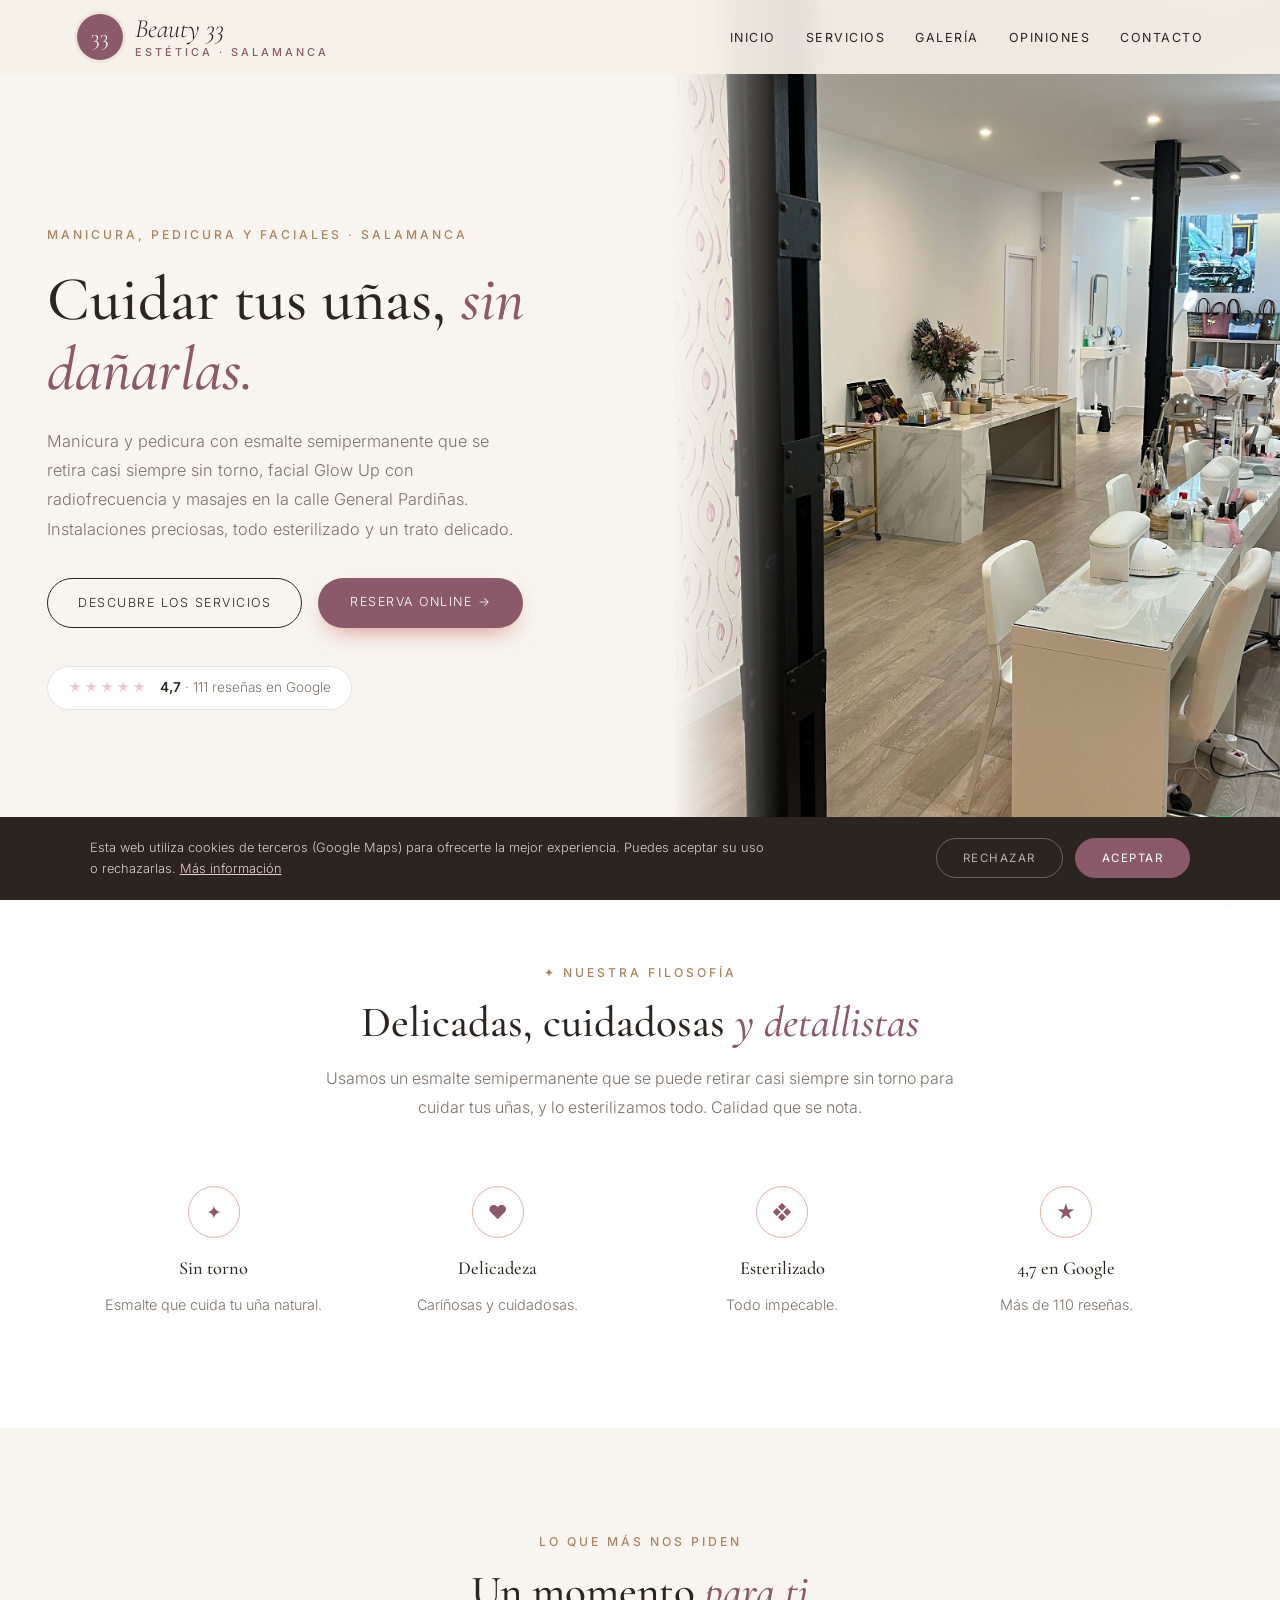
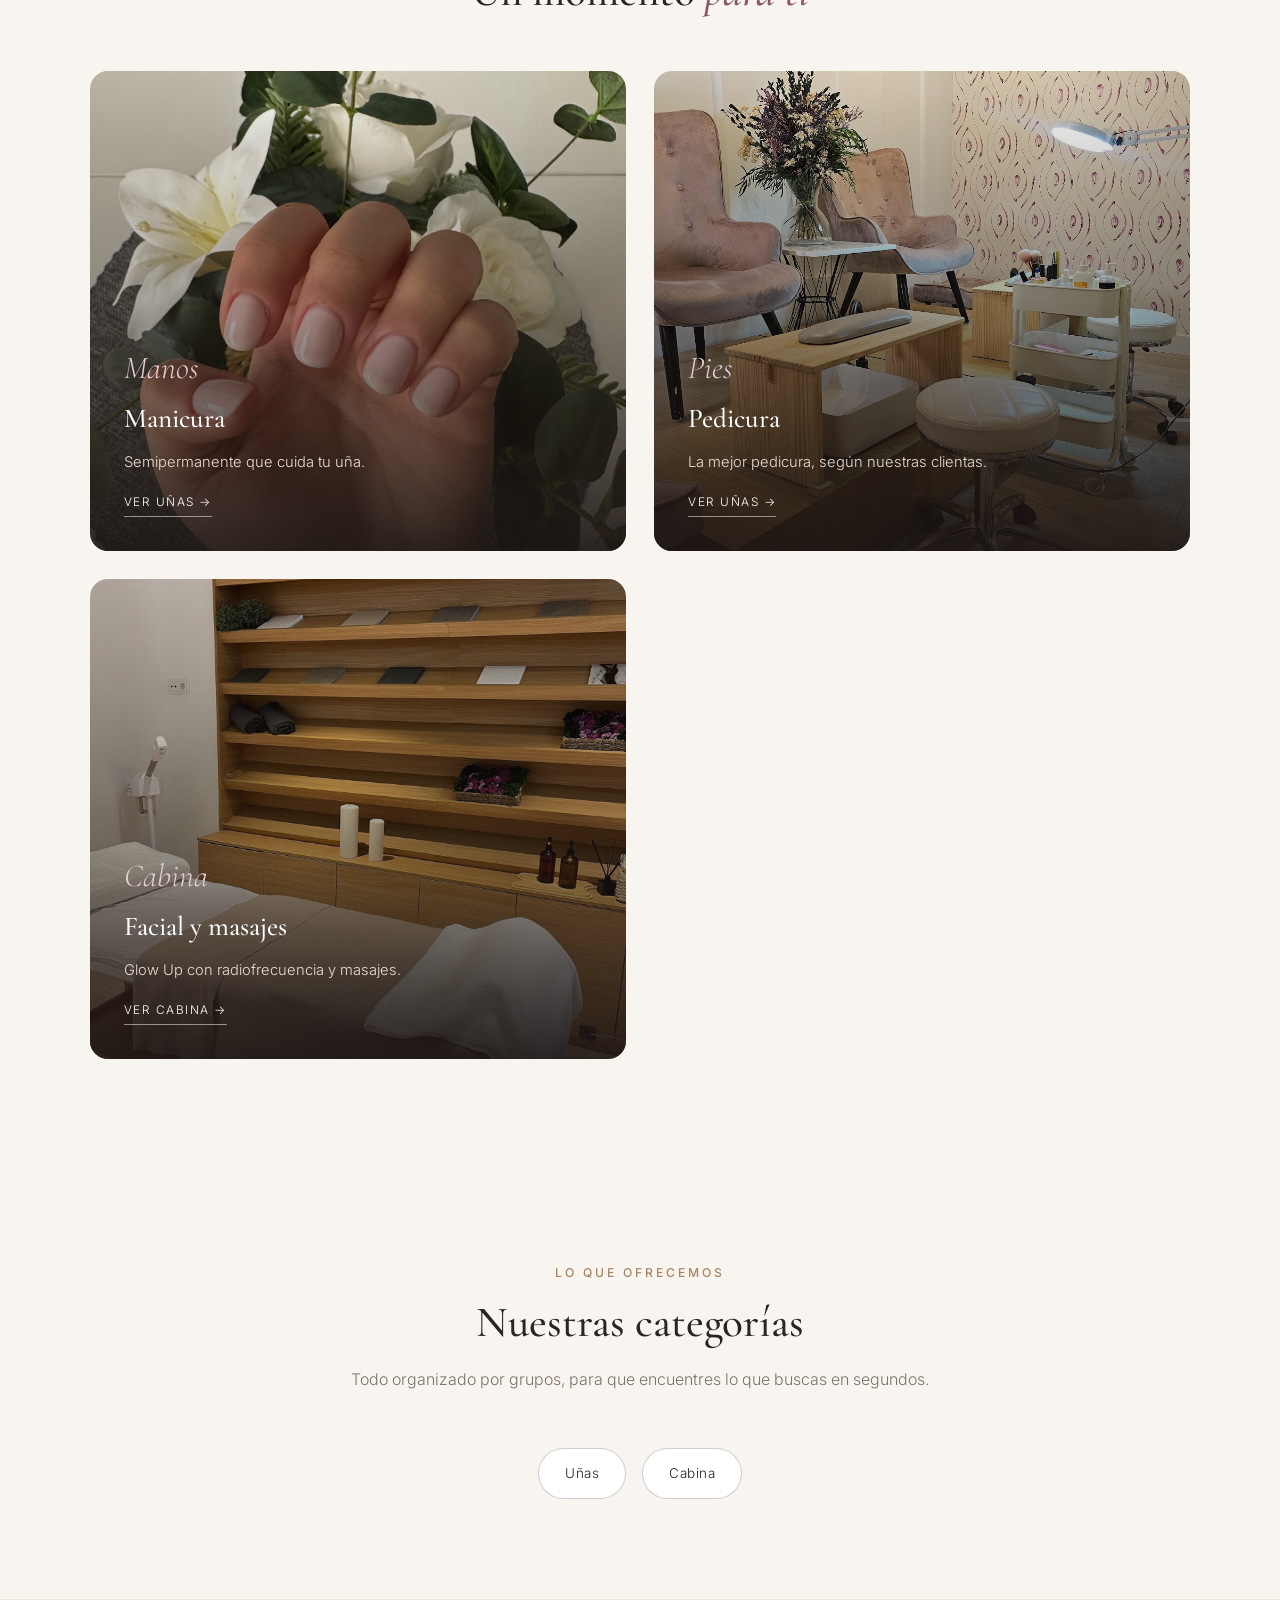
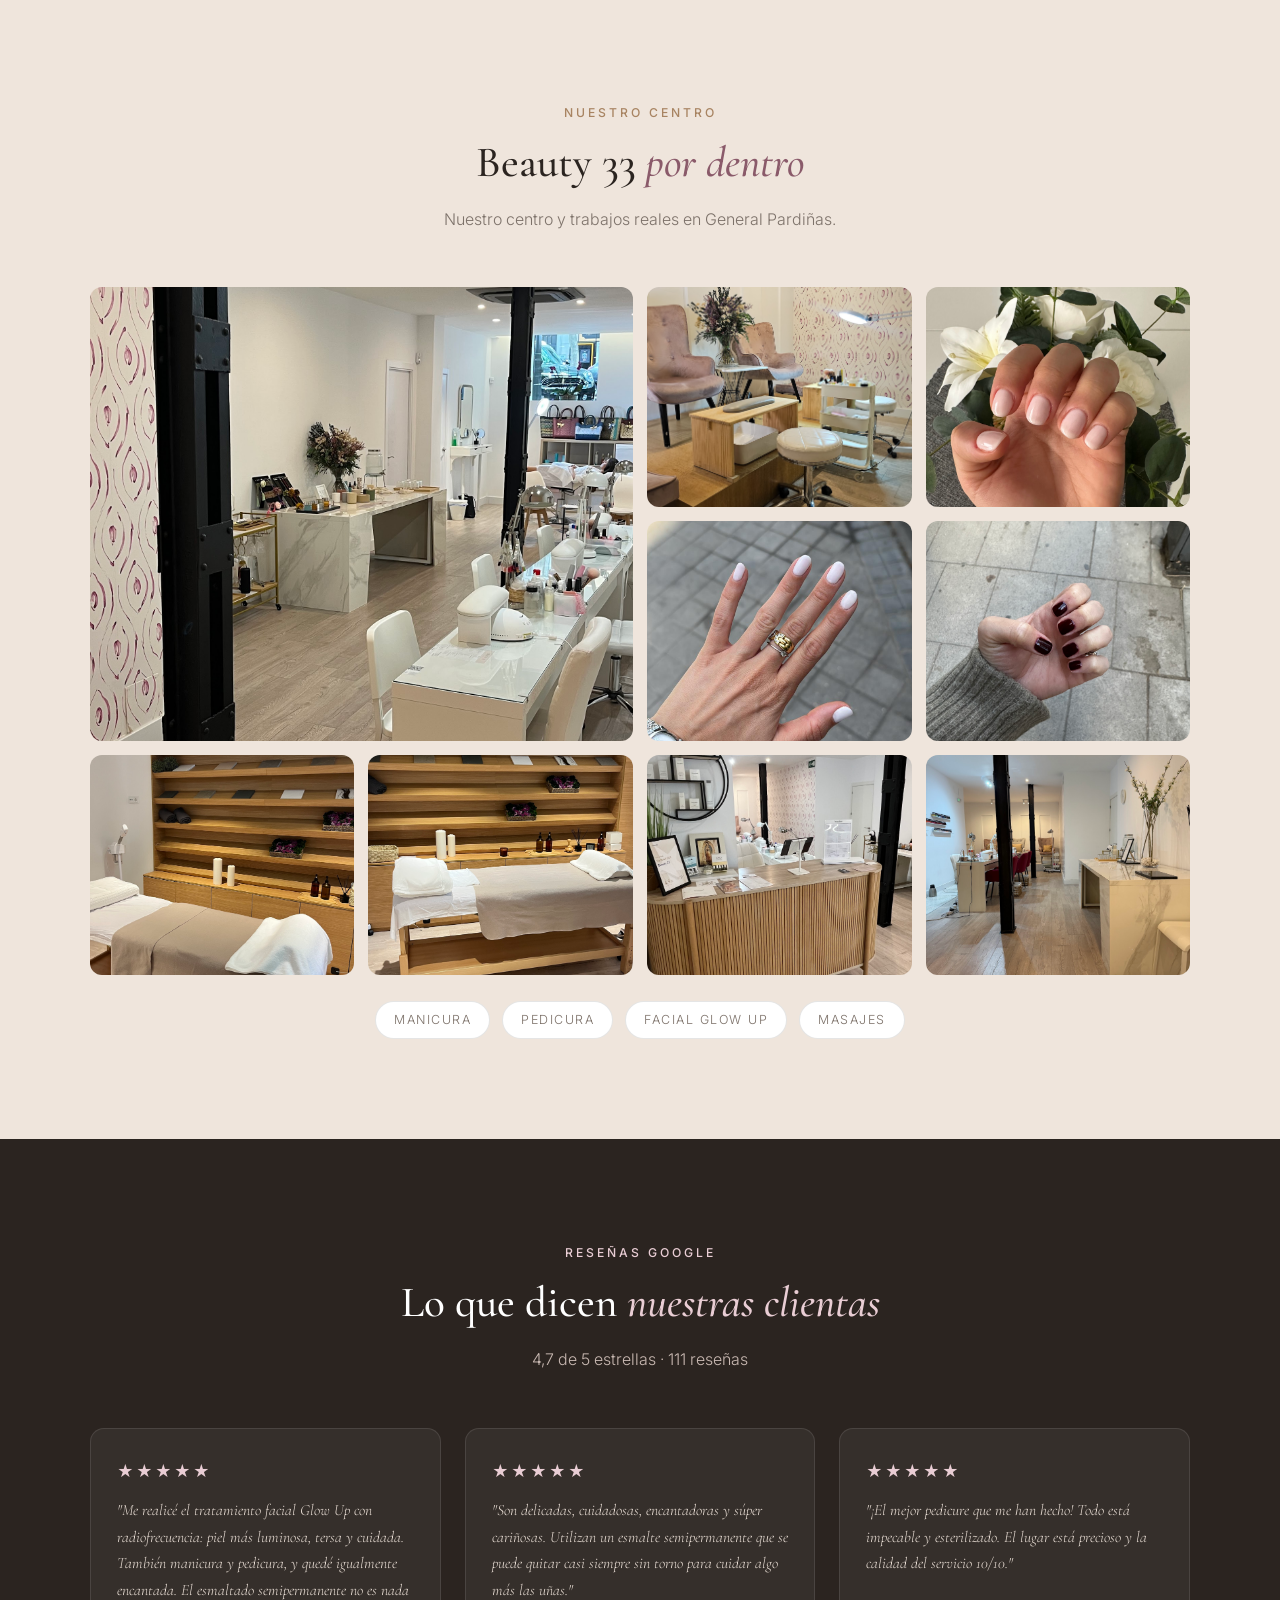
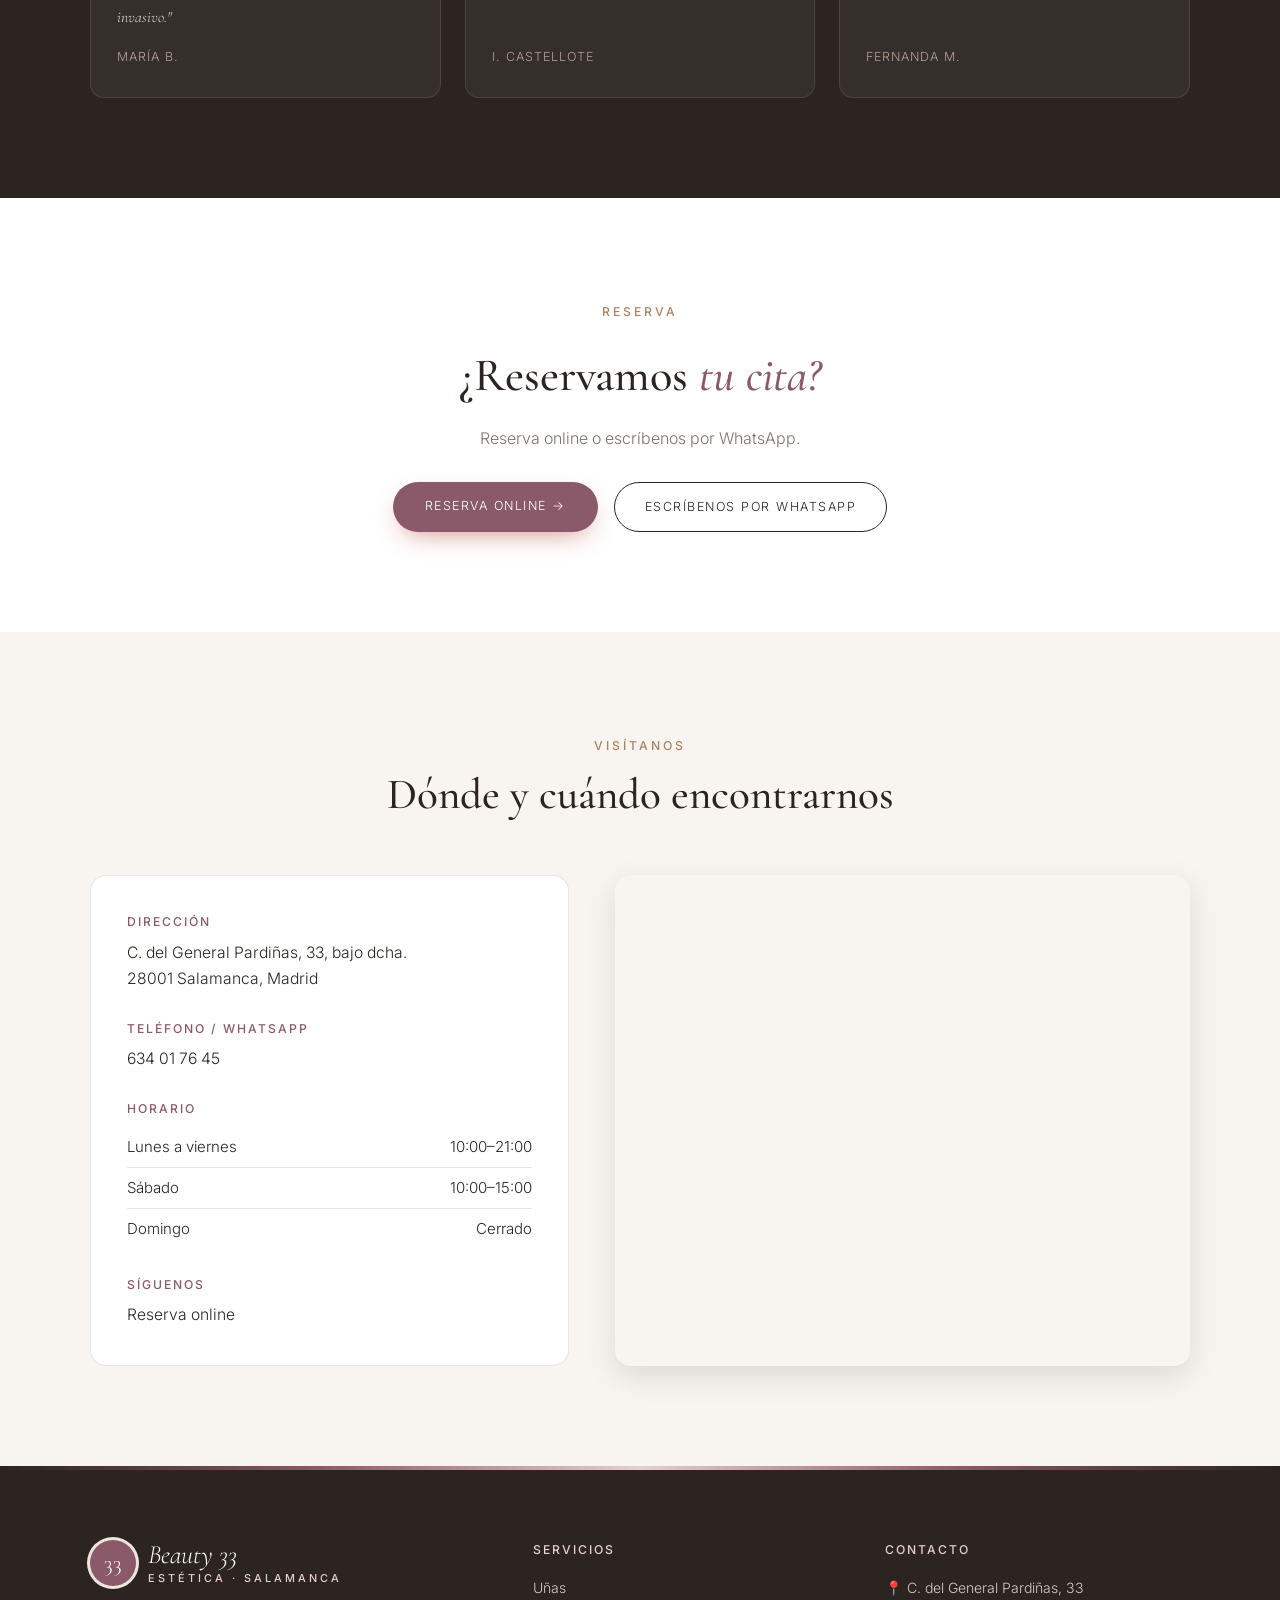
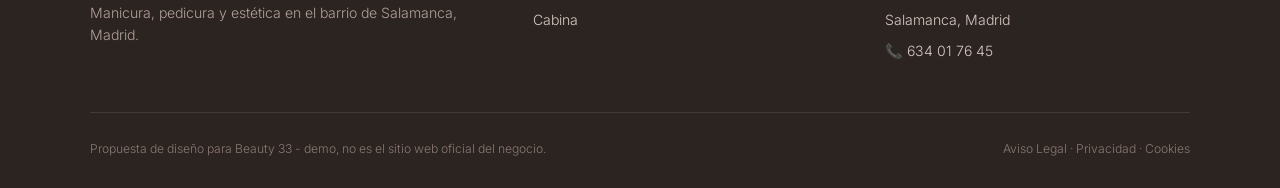
<file: index.html>
<!DOCTYPE html>
<html lang="es">
<head>
<meta charset="UTF-8">
<meta name="viewport" content="width=device-width, initial-scale=1.0">
<title>Beauty 33 — Manicura, pedicura y faciales en el barrio de Salamanca</title>
<meta name="description" content="Beauty 33, centro de belleza en C. del General Pardiñas 33 (Salamanca, Madrid). Manicura y pedicura semipermanente sin torno, facial Glow Up con radiofrecuencia y masajes. 4,7★ con 111 reseñas en Google.">
<meta name="theme-color" content="#2b2420">
<meta property="og:title" content="Beauty 33 · Madrid">
<meta property="og:image" content="maps_02.jpg">

<link rel="preconnect" href="https://fonts.googleapis.com"><link rel="preconnect" href="https://fonts.gstatic.com" crossorigin><link href="https://fonts.googleapis.com/css2?family=Cormorant+Garamond:ital,wght@0,500;0,600;1,500&family=Inter:wght@300;400;500;600&display=swap" rel="stylesheet">
<link rel="stylesheet" href="styles.css">
</head>
<body>

<header id="header">
  <a href="index.html" class="logo" aria-label="Beauty 33, inicio"><span class="logo-mark">33</span><span class="logo-text"><span class="script">Beauty 33</span><small>estética · Salamanca</small></span></a>
  <nav id="nav" aria-label="Navegación principal"><ul><li><a href="index.html#inicio">Inicio</a></li><li><a href="servicios.html">Servicios</a></li><li><a href="index.html#galeria">Galería</a></li><li><a href="index.html#opiniones">Opiniones</a></li><li><a href="index.html#contacto">Contacto</a></li></ul></nav><button class="nav-toggle" id="navToggle" aria-label="Abrir menú">☰</button>
</header>

<section class="hero" id="inicio">
  <div class="hero-text">
    <span class="eyebrow">Manicura, pedicura y faciales · Salamanca</span>
    <h1>Cuidar tus uñas, <em>sin dañarlas.</em></h1>
    <p>Manicura y pedicura con esmalte semipermanente que se retira casi siempre sin torno, facial Glow Up con radiofrecuencia y masajes en la calle General Pardiñas. Instalaciones preciosas, todo esterilizado y un trato delicado.</p>
    <div class="hero-ctas">
      <a href="servicios.html" class="btn-outline">Descubre los servicios</a>
      <a href="https://beauty33es.mytreatwell.es/" class="btn-solid" target="_blank" rel="noopener">Reserva online →</a>
    </div>
    <a class="hero-rating" href="https://www.google.com/maps/search/?api=1&query=Beauty+33,+Calle+del+General+Pardi%C3%B1as+33,+Madrid" target="_blank" rel="noopener"><span class="stars">★★★★★</span><span><strong>4,7</strong> · 111 reseñas en Google</span></a>
  </div>
  <div class="hero-img"><img src="maps_02.jpg" alt="Interior de Beauty 33 en General Pardiñas, Madrid" style="object-position:center 50%;"></div>
</section>

<section class="trust">
  <div class="section-head">
    <span class="eyebrow">✦ Nuestra filosofía</span>
    <h2>Delicadas, cuidadosas <em>y detallistas</em></h2>
    <p>Usamos un esmalte semipermanente que se puede retirar casi siempre sin torno para cuidar tus uñas, y lo esterilizamos todo. Calidad que se nota.</p>
  </div>
  <div class="trust-grid">
    <div class="trust-card"><span class="trust-ic">✦</span><h3>Sin torno</h3><p>Esmalte que cuida tu uña natural.</p></div>
    <div class="trust-card"><span class="trust-ic">♥</span><h3>Delicadeza</h3><p>Cariñosas y cuidadosas.</p></div>
    <div class="trust-card"><span class="trust-ic">❖</span><h3>Esterilizado</h3><p>Todo impecable.</p></div>
    <div class="trust-card"><span class="trust-ic">★</span><h3>4,7 en Google</h3><p>Más de 110 reseñas.</p></div>
  </div>
</section>

<section class="worlds">
  <div class="section-head">
    <span class="eyebrow">Lo que más nos piden</span>
    <h2>Un momento <em>para ti</em></h2>
  </div>
  <div class="worlds-grid">
    <a href="servicios.html#unas" class="world-card"><img src="maps_07.jpg" alt="Manicura"><div class="world-text"><span class="script">Manos</span><h3>Manicura</h3><p>Semipermanente que cuida tu uña.</p><span class="world-link">Ver uñas →</span></div></a>
    <a href="servicios.html#unas" class="world-card"><img src="maps_03.jpg" alt="Pedicura"><div class="world-text"><span class="script">Pies</span><h3>Pedicura</h3><p>La mejor pedicura, según nuestras clientas.</p><span class="world-link">Ver uñas →</span></div></a>
    <a href="servicios.html#cabina" class="world-card"><img src="maps_01.jpg" alt="Facial y masajes"><div class="world-text"><span class="script">Cabina</span><h3>Facial y masajes</h3><p>Glow Up con radiofrecuencia y masajes.</p><span class="world-link">Ver cabina →</span></div></a>
  </div>
</section>

<section>
  <div class="section-head">
    <span class="eyebrow">Lo que ofrecemos</span>
    <h2>Nuestras categorías</h2>
    <p>Todo organizado por grupos, para que encuentres lo que buscas en segundos.</p>
  </div>
  <div class="cat-pills">
    <a href="servicios.html#unas" class="cat-pill">Uñas</a>
    <a href="servicios.html#cabina" class="cat-pill">Cabina</a>
  </div>
</section>

<section class="gallery-wrap" id="galeria">
  <div class="section-head">
    <span class="eyebrow">Nuestro centro</span>
    <h2>Beauty 33 <em>por dentro</em></h2>
    <p>Nuestro centro y trabajos reales en General Pardiñas.</p>
  </div>
  <div class="gallery">
    <figure class="big"><img src="maps_02.jpg" alt="Mesas de manicura" loading="lazy"></figure>
    <figure><img src="maps_03.jpg" alt="Zona de pedicura" loading="lazy"></figure>
    <figure><img src="maps_07.jpg" alt="Manicura nude" loading="lazy"></figure>
    <figure><img src="maps_08.jpg" alt="Manicura en blanco" loading="lazy"></figure>
    <figure><img src="maps_10.jpg" alt="Manicura en granate" loading="lazy"></figure>
    <figure><img src="maps_01.jpg" alt="Cabina de tratamientos" loading="lazy"></figure>
    <figure><img src="maps_09.jpg" alt="Camilla de masajes" loading="lazy"></figure>
    <figure><img src="maps_05.jpg" alt="Recepción" loading="lazy"></figure>
    <figure><img src="maps_04.jpg" alt="Interior del centro" loading="lazy"></figure>
  </div>
  <div class="brands"><span>Manicura</span><span>Pedicura</span><span>Facial Glow Up</span><span>Masajes</span></div>
</section>

<section class="reviews-wrap" id="opiniones">
  <div class="section-head">
    <span class="eyebrow">Reseñas Google</span>
    <h2>Lo que dicen <em>nuestras clientas</em></h2>
    <p>4,7 de 5 estrellas · 111 reseñas</p>
  </div>
  <div class="review-grid">
    <div class="review-card"><div class="stars">★★★★★</div><p>"Me realicé el tratamiento facial Glow Up con radiofrecuencia: piel más luminosa, tersa y cuidada. También manicura y pedicura, y quedé igualmente encantada. El esmaltado semipermanente no es nada invasivo."</p><cite>María B.</cite></div>
    <div class="review-card"><div class="stars">★★★★★</div><p>"Son delicadas, cuidadosas, encantadoras y súper cariñosas. Utilizan un esmalte semipermanente que se puede quitar casi siempre sin torno para cuidar algo más las uñas."</p><cite>I. Castellote</cite></div>
    <div class="review-card"><div class="stars">★★★★★</div><p>"¡El mejor pedicure que me han hecho! Todo está impecable y esterilizado. El lugar está precioso y la calidad del servicio 10/10."</p><cite>Fernanda M.</cite></div>
  </div>
</section>

<section class="cta-section">
  <span class="eyebrow">Reserva</span>
  <h2>¿Reservamos <em>tu cita?</em></h2>
  <p>Reserva online o escríbenos por WhatsApp.</p>
  <div class="cta-row">
    <a href="https://beauty33es.mytreatwell.es/" class="btn-solid" target="_blank" rel="noopener">Reserva online →</a>
    <a href="https://wa.me/34634017645?text=Hola%2C%20he%20visto%20vuestra%20web%20y%20me%20gustar%C3%ADa%20pedir%20cita%20en%20Beauty%2033" class="btn-outline" target="_blank" rel="noopener">Escríbenos por WhatsApp</a>
  </div>
</section>

<section class="contact-section" id="contacto">
  <div class="section-head">
    <span class="eyebrow">Visítanos</span>
    <h2>Dónde y cuándo encontrarnos</h2>
  </div>
  <div class="contact-grid">
    <div class="contact-info">
      <div class="contact-block"><h3>Dirección</h3><p>C. del General Pardiñas, 33, bajo dcha.<br>28001 Salamanca, Madrid</p></div>
      <div class="contact-block"><h3>Teléfono / WhatsApp</h3><p><a href="tel:+34634017645">634 01 76 45</a></p></div>
      <div class="contact-block"><h3>Horario</h3><ul class="hours-list"><li><span>Lunes a viernes</span><span>10:00–21:00</span></li><li><span>Sábado</span><span>10:00–15:00</span></li><li><span>Domingo</span><span>Cerrado</span></li></ul></div>
      <div class="contact-block"><h3>Síguenos</h3><p><a href="https://beauty33es.mytreatwell.es/" target="_blank" rel="noopener">Reserva online</a></p></div>
    </div>
    <div class="contact-map">
      <iframe title="Mapa de Beauty 33" src="https://www.google.com/maps?q=Beauty+33,+Calle+del+General+Pardi%C3%B1as+33,+Madrid&output=embed" width="100%" height="100%" style="border:0;" allowfullscreen="" loading="lazy" referrerpolicy="no-referrer-when-downgrade"></iframe>
    </div>
  </div>
</section>

<footer>
  <div class="footer-grid">
    <div class="footer-brand">
      <a href="index.html" class="logo light"><span class="logo-mark">33</span><span class="logo-text"><span class="script">Beauty 33</span><small>estética · Salamanca</small></span></a>
      <p>Manicura, pedicura y estética en el barrio de Salamanca, Madrid.</p>
    </div>
    <div><h4>Servicios</h4><ul><li><a href="servicios.html#unas">Uñas</a></li><li><a href="servicios.html#cabina">Cabina</a></li></ul></div>
    <div><h4>Contacto</h4><ul><li>📍 C. del General Pardiñas, 33</li><li>Salamanca, Madrid</li><li>📞 <a href="tel:+34634017645">634 01 76 45</a></li></ul></div>
  </div>
  <div class="footer-bottom">
    <span>Propuesta de diseño para Beauty 33 - demo, no es el sitio web oficial del negocio.</span>
    <span><a href="aviso-legal.html">Aviso Legal</a> &middot; <a href="politica-privacidad.html">Privacidad</a> &middot; <a href="politica-cookies.html">Cookies</a></span>
  </div>
</footer>

<div id="cookie-banner" class="cookie-banner"><p>Esta web utiliza cookies de terceros (Google Maps) para ofrecerte la mejor experiencia. Puedes aceptar su uso o rechazarlas. <a href="politica-cookies.html">Más información</a></p><div class="cookie-actions"><button onclick="setCookieChoice('rejected')" class="ck-reject">Rechazar</button><button onclick="setCookieChoice('accepted')" class="ck-accept">Aceptar</button></div></div>
<div class="social-fabs"><a class="wa-fab" href="https://wa.me/34634017645?text=Hola%2C%20he%20visto%20vuestra%20web%20y%20me%20gustar%C3%ADa%20pedir%20cita%20en%20Beauty%2033" target="_blank" rel="noopener" aria-label="Escribir por WhatsApp"><svg width="28" height="28" viewBox="0 0 24 24" fill="white"><path d="M17.5 14.4c-.3-.1-1.8-.9-2-1s-.5-.1-.7.1-.8 1-.9 1.2-.3.2-.6.1a8.2 8.2 0 0 1-2.4-1.5 9 9 0 0 1-1.7-2.1c-.2-.3 0-.5.1-.6l.4-.5.3-.5v-.5l-.9-2.2c-.2-.6-.5-.5-.7-.5h-.6a1.1 1.1 0 0 0-.8.4 3.4 3.4 0 0 0-1 2.5 5.9 5.9 0 0 0 1.2 3.1 13.5 13.5 0 0 0 5.2 4.6c2.6 1 2.6.7 3.1.6a2.6 2.6 0 0 0 1.7-1.2 2.1 2.1 0 0 0 .2-1.2c-.1-.1-.3-.2-.6-.3ZM12 21.8a9.8 9.8 0 0 1-5-1.4l-.4-.2-3.7 1 1-3.6-.2-.4A9.8 9.8 0 1 1 12 21.8Zm8.4-18.3A11.8 11.8 0 0 0 1.8 17.7L.2 23.8l6.3-1.6a11.8 11.8 0 0 0 5.6 1.4A11.8 11.8 0 0 0 20.4 3.5Z"/></svg></a></div>
<script src="main.js"></script>
</body>
</html>
</file>
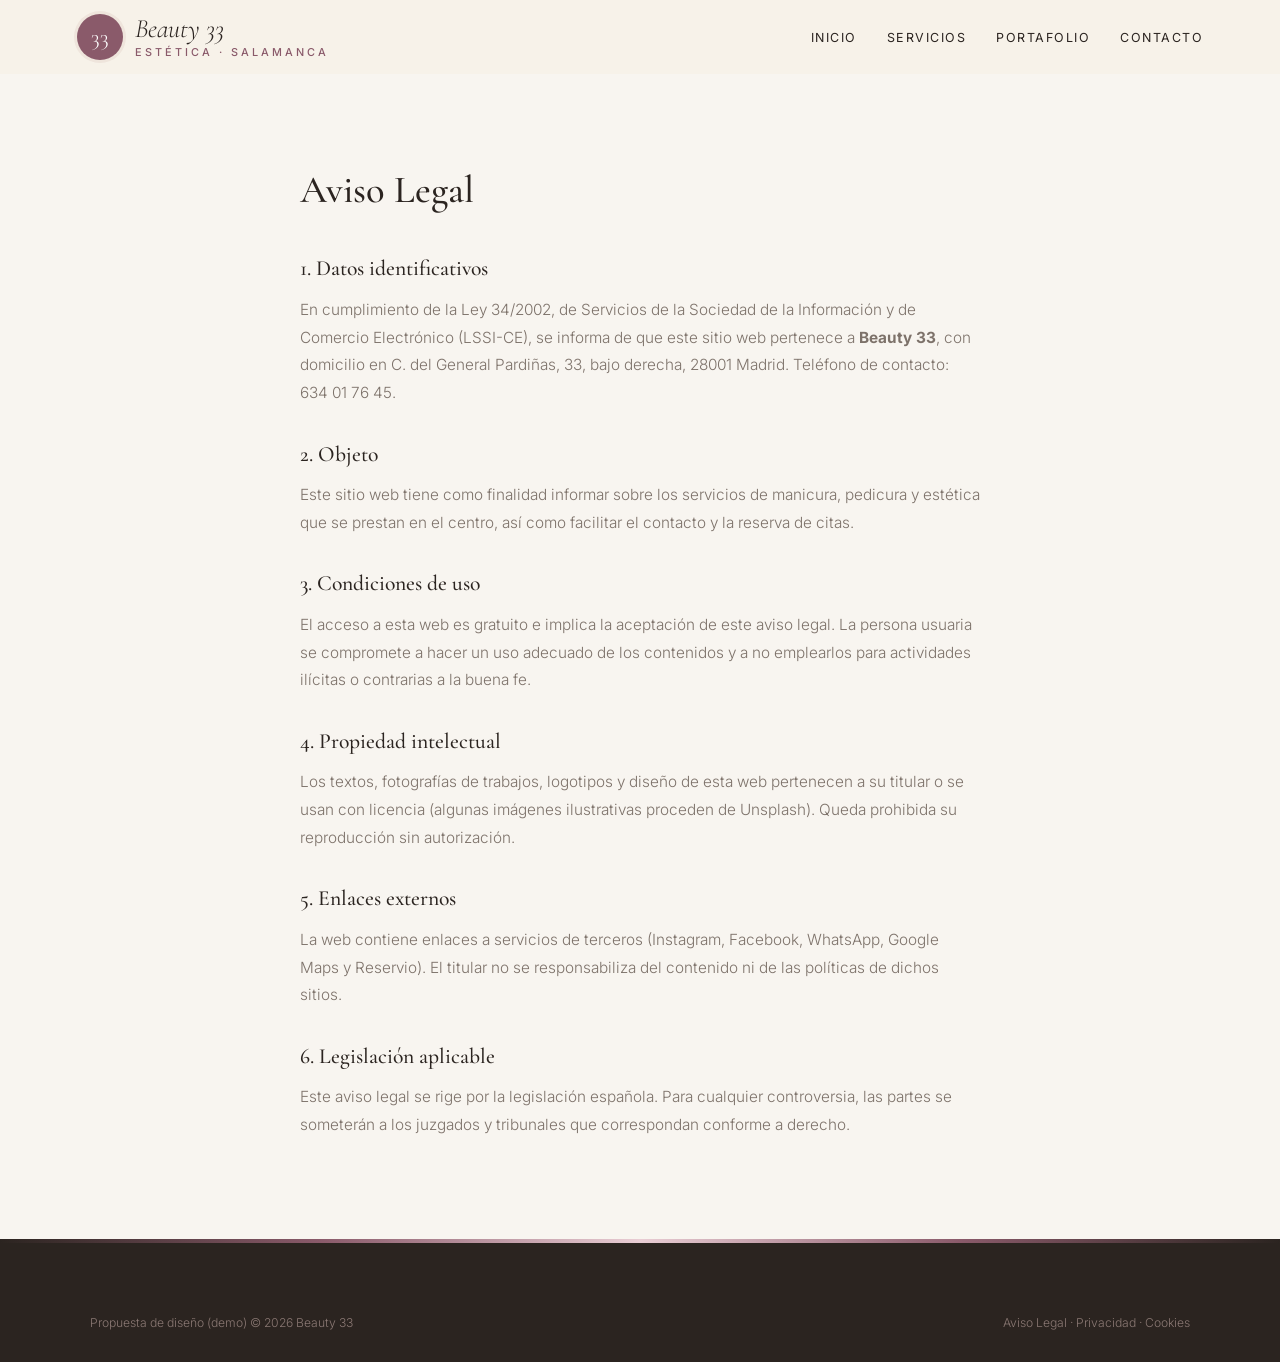
<file: aviso-legal.html>
<!DOCTYPE html>
<html lang="es">
<head>
<meta charset="UTF-8">
<meta name="viewport" content="width=device-width, initial-scale=1.0">
<title>Aviso Legal — Beauty 33</title>
<meta name="robots" content="noindex">

<link rel="preconnect" href="https://fonts.googleapis.com">
<link href="https://fonts.googleapis.com/css2?family=Cormorant+Garamond:ital,wght@0,500;0,600;1,500&family=Inter:wght@300;400;500;600&display=swap" rel="stylesheet">
<link rel="stylesheet" href="styles.css">
</head>
<body>
<header id="header" class="scrolled">
  <a href="index.html" class="logo" aria-label="Beauty 33, inicio">
    <span class="logo-mark">33</span>
    <span class="logo-text"><span class="script">Beauty 33</span><small>estética · Salamanca</small></span>
  </a>
  <nav id="nav" aria-label="Navegación principal">
    <ul>
      <li><a href="index.html#inicio">Inicio</a></li>
      <li><a href="servicios.html">Servicios</a></li>
      <li><a href="portafolio.html">Portafolio</a></li>
      <li><a href="index.html#contacto">Contacto</a></li>
    </ul>
  </nav>
  <button class="nav-toggle" id="navToggle" aria-label="Abrir menú">☰</button>
</header>
<main class="legal"><h1>Aviso Legal</h1>
<h2>1. Datos identificativos</h2>
<p>En cumplimiento de la Ley 34/2002, de Servicios de la Sociedad de la Información y de Comercio Electrónico (LSSI-CE), se informa de que este sitio web pertenece a <strong>Beauty 33</strong>, con domicilio en C. del General Pardiñas, 33, bajo derecha, 28001 Madrid. Teléfono de contacto: 634 01 76 45.</p>
<h2>2. Objeto</h2>
<p>Este sitio web tiene como finalidad informar sobre los servicios de manicura, pedicura y estética que se prestan en el centro, así como facilitar el contacto y la reserva de citas.</p>
<h2>3. Condiciones de uso</h2>
<p>El acceso a esta web es gratuito e implica la aceptación de este aviso legal. La persona usuaria se compromete a hacer un uso adecuado de los contenidos y a no emplearlos para actividades ilícitas o contrarias a la buena fe.</p>
<h2>4. Propiedad intelectual</h2>
<p>Los textos, fotografías de trabajos, logotipos y diseño de esta web pertenecen a su titular o se usan con licencia (algunas imágenes ilustrativas proceden de Unsplash). Queda prohibida su reproducción sin autorización.</p>
<h2>5. Enlaces externos</h2>
<p>La web contiene enlaces a servicios de terceros (Instagram, Facebook, WhatsApp, Google Maps y Reservio). El titular no se responsabiliza del contenido ni de las políticas de dichos sitios.</p>
<h2>6. Legislación aplicable</h2>
<p>Este aviso legal se rige por la legislación española. Para cualquier controversia, las partes se someterán a los juzgados y tribunales que correspondan conforme a derecho.</p></main>
<footer>
  <div class="footer-bottom" style="margin-top:0">
    <span>Propuesta de diseño (demo) © 2026 Beauty 33</span>
    <span><a href="aviso-legal.html">Aviso Legal</a> &middot; <a href="politica-privacidad.html">Privacidad</a> &middot; <a href="politica-cookies.html">Cookies</a></span>
  </div>
</footer>
<script src="main.js"></script>
</body>
</html>
</file>
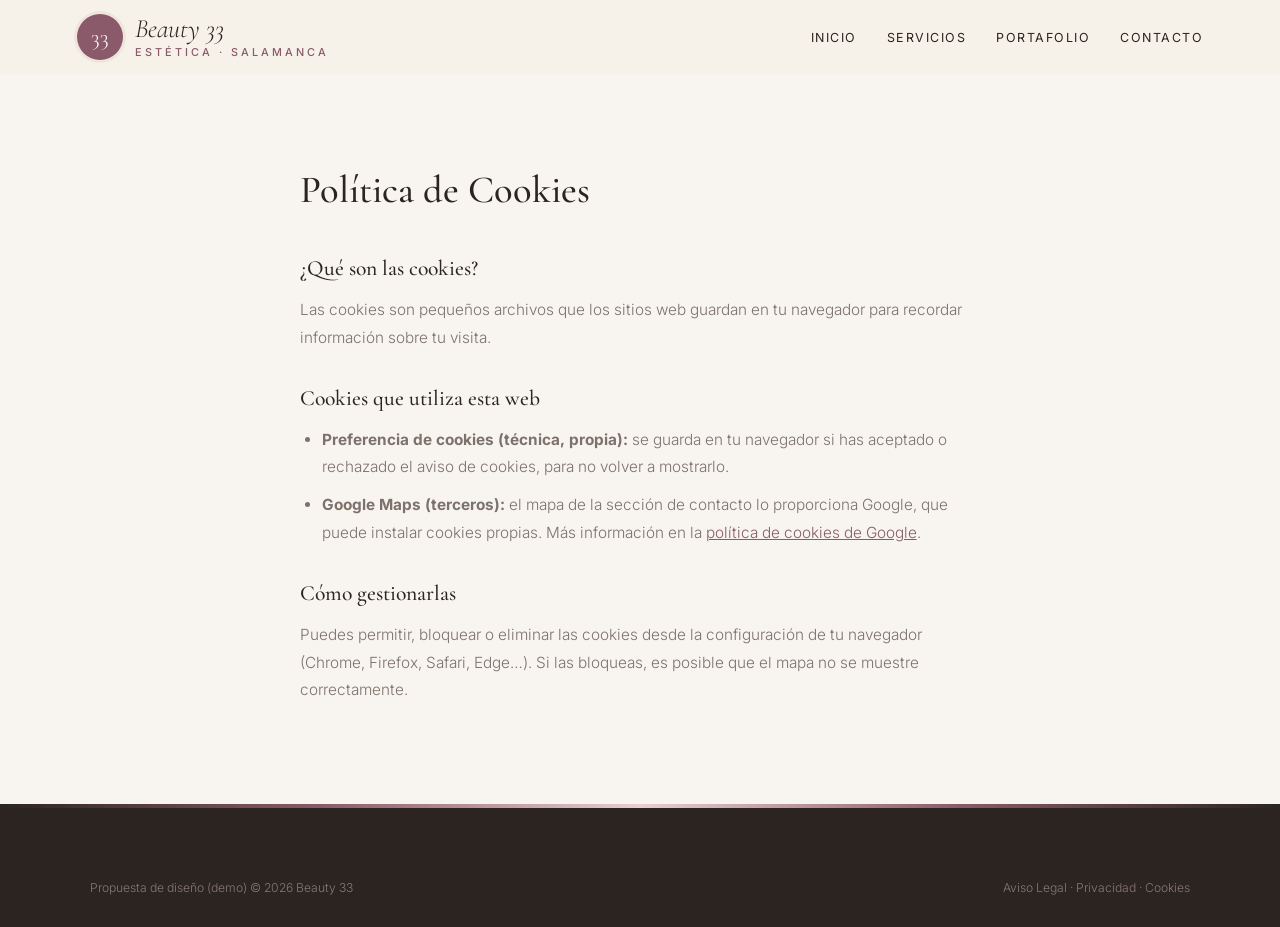
<file: politica-cookies.html>
<!DOCTYPE html>
<html lang="es">
<head>
<meta charset="UTF-8">
<meta name="viewport" content="width=device-width, initial-scale=1.0">
<title>Política de Cookies — Beauty 33</title>
<meta name="robots" content="noindex">

<link rel="preconnect" href="https://fonts.googleapis.com">
<link href="https://fonts.googleapis.com/css2?family=Cormorant+Garamond:ital,wght@0,500;0,600;1,500&family=Inter:wght@300;400;500;600&display=swap" rel="stylesheet">
<link rel="stylesheet" href="styles.css">
</head>
<body>
<header id="header" class="scrolled">
  <a href="index.html" class="logo" aria-label="Beauty 33, inicio">
    <span class="logo-mark">33</span>
    <span class="logo-text"><span class="script">Beauty 33</span><small>estética · Salamanca</small></span>
  </a>
  <nav id="nav" aria-label="Navegación principal">
    <ul>
      <li><a href="index.html#inicio">Inicio</a></li>
      <li><a href="servicios.html">Servicios</a></li>
      <li><a href="portafolio.html">Portafolio</a></li>
      <li><a href="index.html#contacto">Contacto</a></li>
    </ul>
  </nav>
  <button class="nav-toggle" id="navToggle" aria-label="Abrir menú">☰</button>
</header>
<main class="legal"><h1>Política de Cookies</h1>
<h2>¿Qué son las cookies?</h2>
<p>Las cookies son pequeños archivos que los sitios web guardan en tu navegador para recordar información sobre tu visita.</p>
<h2>Cookies que utiliza esta web</h2>
<ul>
<li><strong>Preferencia de cookies (técnica, propia):</strong> se guarda en tu navegador si has aceptado o rechazado el aviso de cookies, para no volver a mostrarlo.</li>
<li><strong>Google Maps (terceros):</strong> el mapa de la sección de contacto lo proporciona Google, que puede instalar cookies propias. Más información en la <a href="https://policies.google.com/technologies/cookies" target="_blank" rel="noopener">política de cookies de Google</a>.</li>
</ul>
<h2>Cómo gestionarlas</h2>
<p>Puedes permitir, bloquear o eliminar las cookies desde la configuración de tu navegador (Chrome, Firefox, Safari, Edge…). Si las bloqueas, es posible que el mapa no se muestre correctamente.</p></main>
<footer>
  <div class="footer-bottom" style="margin-top:0">
    <span>Propuesta de diseño (demo) © 2026 Beauty 33</span>
    <span><a href="aviso-legal.html">Aviso Legal</a> &middot; <a href="politica-privacidad.html">Privacidad</a> &middot; <a href="politica-cookies.html">Cookies</a></span>
  </div>
</footer>
<script src="main.js"></script>
</body>
</html>
</file>
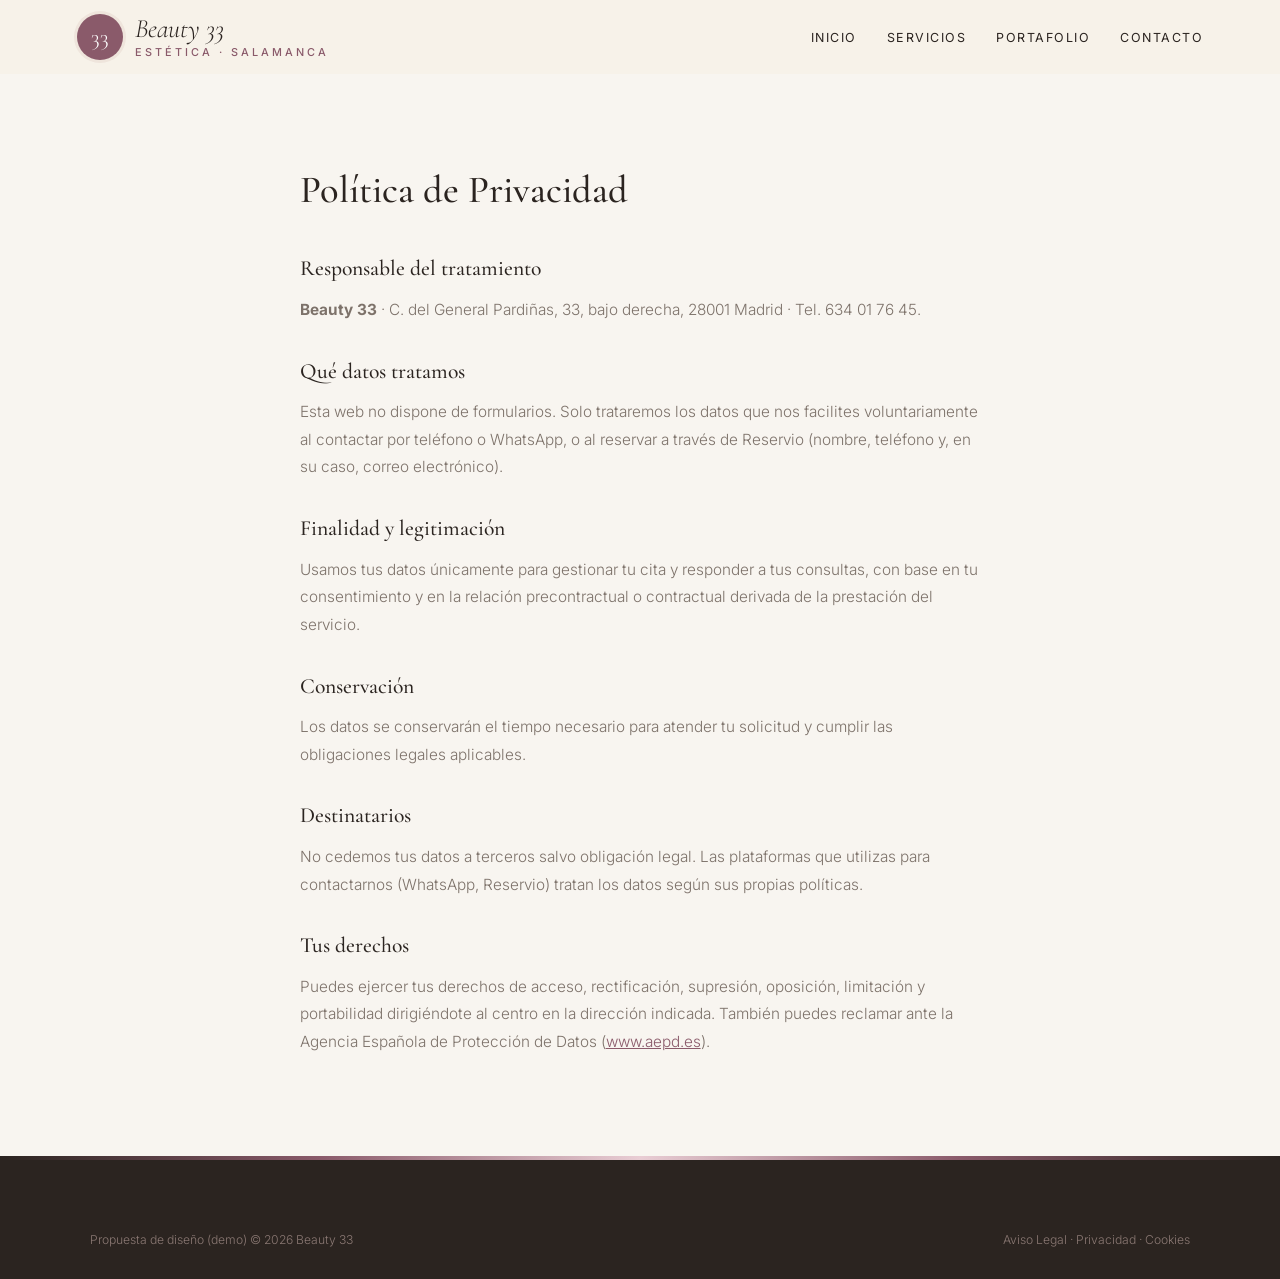
<file: politica-privacidad.html>
<!DOCTYPE html>
<html lang="es">
<head>
<meta charset="UTF-8">
<meta name="viewport" content="width=device-width, initial-scale=1.0">
<title>Política de Privacidad — Beauty 33</title>
<meta name="robots" content="noindex">

<link rel="preconnect" href="https://fonts.googleapis.com">
<link href="https://fonts.googleapis.com/css2?family=Cormorant+Garamond:ital,wght@0,500;0,600;1,500&family=Inter:wght@300;400;500;600&display=swap" rel="stylesheet">
<link rel="stylesheet" href="styles.css">
</head>
<body>
<header id="header" class="scrolled">
  <a href="index.html" class="logo" aria-label="Beauty 33, inicio">
    <span class="logo-mark">33</span>
    <span class="logo-text"><span class="script">Beauty 33</span><small>estética · Salamanca</small></span>
  </a>
  <nav id="nav" aria-label="Navegación principal">
    <ul>
      <li><a href="index.html#inicio">Inicio</a></li>
      <li><a href="servicios.html">Servicios</a></li>
      <li><a href="portafolio.html">Portafolio</a></li>
      <li><a href="index.html#contacto">Contacto</a></li>
    </ul>
  </nav>
  <button class="nav-toggle" id="navToggle" aria-label="Abrir menú">☰</button>
</header>
<main class="legal"><h1>Política de Privacidad</h1>
<h2>Responsable del tratamiento</h2>
<p><strong>Beauty 33</strong> · C. del General Pardiñas, 33, bajo derecha, 28001 Madrid · Tel. 634 01 76 45.</p>
<h2>Qué datos tratamos</h2>
<p>Esta web no dispone de formularios. Solo trataremos los datos que nos facilites voluntariamente al contactar por teléfono o WhatsApp, o al reservar a través de Reservio (nombre, teléfono y, en su caso, correo electrónico).</p>
<h2>Finalidad y legitimación</h2>
<p>Usamos tus datos únicamente para gestionar tu cita y responder a tus consultas, con base en tu consentimiento y en la relación precontractual o contractual derivada de la prestación del servicio.</p>
<h2>Conservación</h2>
<p>Los datos se conservarán el tiempo necesario para atender tu solicitud y cumplir las obligaciones legales aplicables.</p>
<h2>Destinatarios</h2>
<p>No cedemos tus datos a terceros salvo obligación legal. Las plataformas que utilizas para contactarnos (WhatsApp, Reservio) tratan los datos según sus propias políticas.</p>
<h2>Tus derechos</h2>
<p>Puedes ejercer tus derechos de acceso, rectificación, supresión, oposición, limitación y portabilidad dirigiéndote al centro en la dirección indicada. También puedes reclamar ante la Agencia Española de Protección de Datos (<a href="https://www.aepd.es" target="_blank" rel="noopener">www.aepd.es</a>).</p></main>
<footer>
  <div class="footer-bottom" style="margin-top:0">
    <span>Propuesta de diseño (demo) © 2026 Beauty 33</span>
    <span><a href="aviso-legal.html">Aviso Legal</a> &middot; <a href="politica-privacidad.html">Privacidad</a> &middot; <a href="politica-cookies.html">Cookies</a></span>
  </div>
</footer>
<script src="main.js"></script>
</body>
</html>
</file>
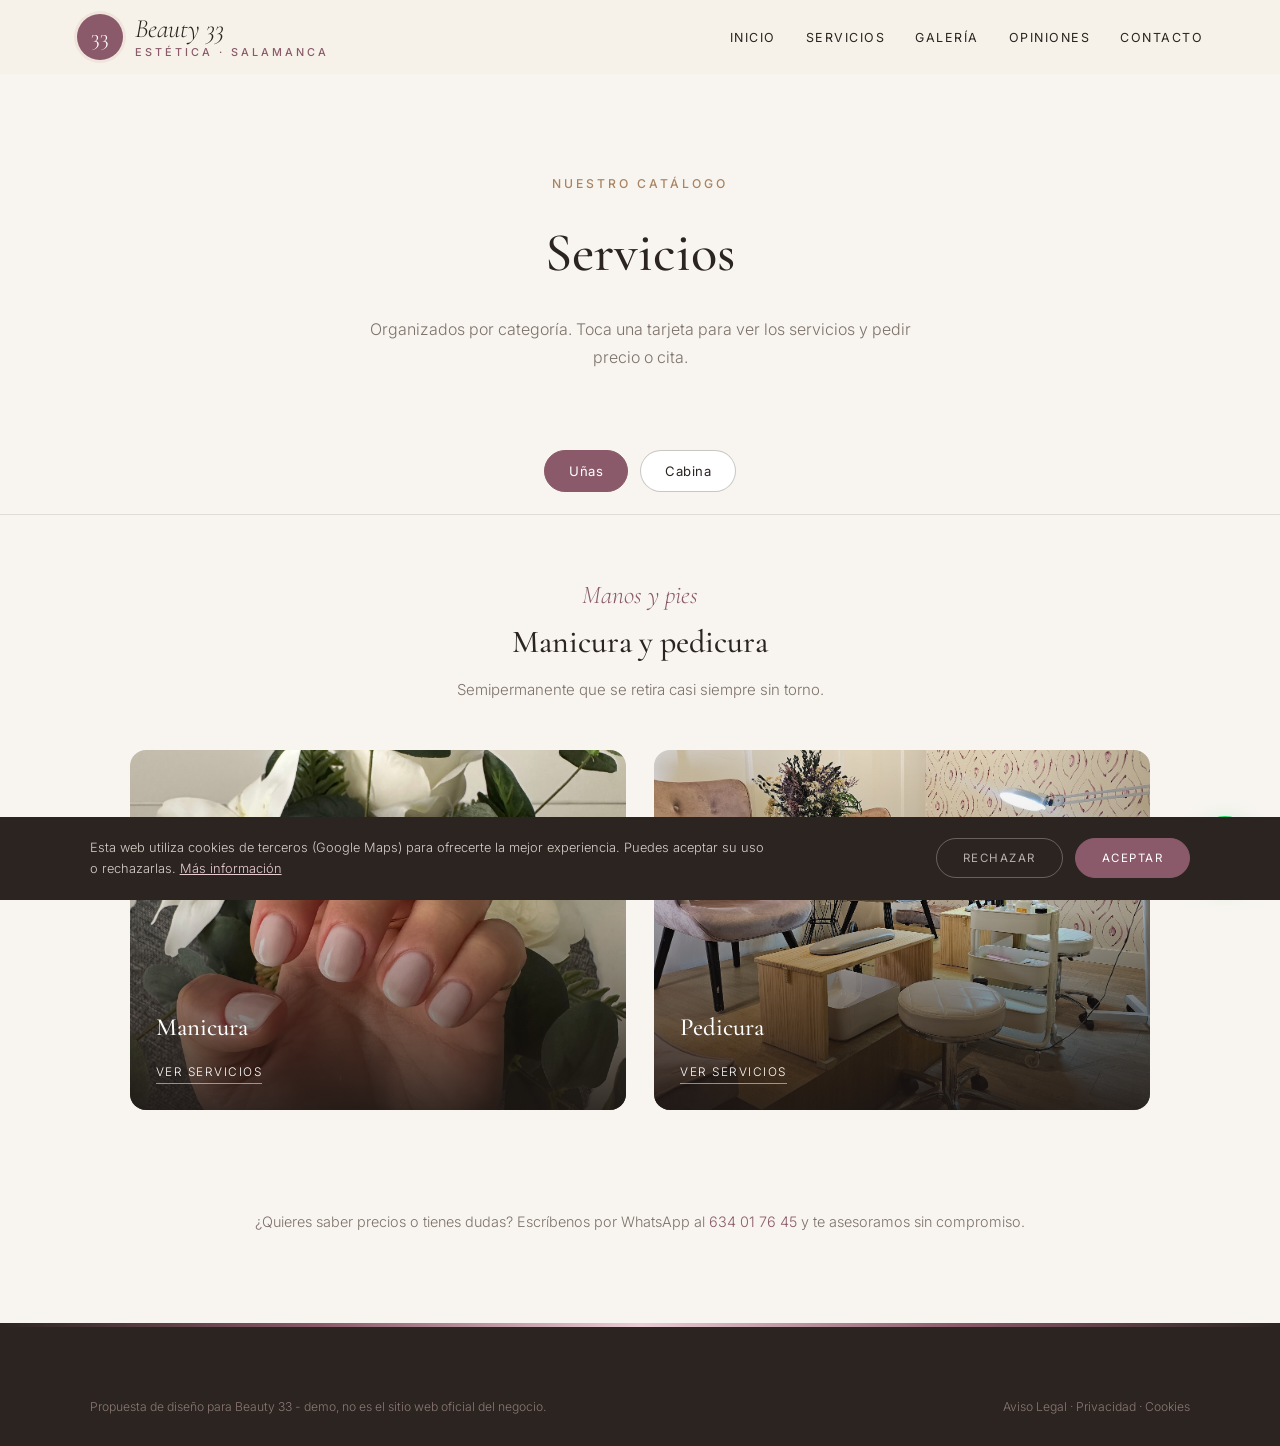
<file: servicios.html>
<!DOCTYPE html>
<html lang="es">
<head>
<meta charset="UTF-8">
<meta name="viewport" content="width=device-width, initial-scale=1.0">
<title>Servicios — Beauty 33 · Madrid</title>
<meta name="description" content="Servicios de Beauty 33 en Madrid.">

<link rel="preconnect" href="https://fonts.googleapis.com"><link rel="preconnect" href="https://fonts.gstatic.com" crossorigin><link href="https://fonts.googleapis.com/css2?family=Cormorant+Garamond:ital,wght@0,500;0,600;1,500&family=Inter:wght@300;400;500;600&display=swap" rel="stylesheet">
<link rel="stylesheet" href="styles.css">
</head>
<body>

<header id="header" class="scrolled">
  <a href="index.html" class="logo" aria-label="Beauty 33, inicio"><span class="logo-mark">33</span><span class="logo-text"><span class="script">Beauty 33</span><small>estética · Salamanca</small></span></a>
  <nav id="nav" aria-label="Navegación principal"><ul><li><a href="index.html#inicio">Inicio</a></li><li><a href="servicios.html">Servicios</a></li><li><a href="index.html#galeria">Galería</a></li><li><a href="index.html#opiniones">Opiniones</a></li><li><a href="index.html#contacto">Contacto</a></li></ul></nav><button class="nav-toggle" id="navToggle" aria-label="Abrir menú">☰</button>
</header>

<div class="page-hero">
  <span class="eyebrow">Nuestro catálogo</span>
  <h1>Servicios</h1>
  <p>Organizados por categoría. Toca una tarjeta para ver los servicios y pedir precio o cita.</p>
</div>

<div class="tabs">
  <button class="tab-btn active" data-tab="unas">Uñas</button>
  <button class="tab-btn" data-tab="cabina">Cabina</button>
  
</div>

<div class="tab-panel active" id="unas">
  <div class="tab-intro"><span class="script">Manos y pies</span><h2>Manicura y pedicura</h2><p>Semipermanente que se retira casi siempre sin torno.</p></div>
  <div class="cat-grid">
    <div class="cat-card" onclick="openModal('manicura')"><img src="maps_07.jpg" alt="Manicura" loading="lazy"><div class="cat-card-text"><h3>Manicura</h3><span>Ver servicios</span></div></div>
    <div class="cat-card" onclick="openModal('pedicura')"><img src="maps_03.jpg" alt="Pedicura" loading="lazy"><div class="cat-card-text"><h3>Pedicura</h3><span>Ver servicios</span></div></div>
  </div>
</div>

<div class="tab-panel" id="cabina">
  <div class="tab-intro"><span class="script">Relax</span><h2>Facial y masajes</h2><p>Para desconectar y verte mejor.</p></div>
  <div class="cat-grid">
    <div class="cat-card" onclick="openModal('glowup')"><img src="maps_01.jpg" alt="Facial Glow Up" loading="lazy"><div class="cat-card-text"><h3>Facial Glow Up</h3><span>Ver servicios</span></div></div>
    <div class="cat-card" onclick="openModal('masajes')"><img src="maps_09.jpg" alt="Masajes" loading="lazy"><div class="cat-card-text"><h3>Masajes</h3><span>Ver servicios</span></div></div>
  </div>
</div>


<p class="services-note">¿Quieres saber precios o tienes dudas? Escríbenos por WhatsApp al <a href="https://wa.me/34634017645" target="_blank" rel="noopener" style="color:var(--red)">634 01 76 45</a> y te asesoramos sin compromiso.</p>

<div class="modal-overlay" id="modal-manicura"><div class="modal">
  <button class="modal-close" onclick="closeModal('manicura')" aria-label="Cerrar">×</button>
  <h3>Manicura</h3><p class="modal-sub">Semipermanente</p>
  <div class="svc-row"><div><div class="svc-name">Esmaltado semipermanente</div><span class="svc-desc"></span></div><div class="svc-price">Consultar</div></div>
  <div class="svc-row"><div><div class="svc-name">Retirada casi siempre sin torno</div><span class="svc-desc"></span></div><div class="svc-price">Consultar</div></div>
  <a class="modal-cta" href="https://beauty33es.mytreatwell.es/" target="_blank" rel="noopener">Reservar cita</a>
  <a class="modal-cta alt" href="https://wa.me/34634017645?text=Hola%2C%20quiero%20informaci%C3%B3n%20sobre%20manicura" target="_blank" rel="noopener">Consultar por WhatsApp</a>
</div></div>

<div class="modal-overlay" id="modal-pedicura"><div class="modal">
  <button class="modal-close" onclick="closeModal('pedicura')" aria-label="Cerrar">×</button>
  <h3>Pedicura</h3><p class="modal-sub">Semipermanente</p>
  <div class="svc-row"><div><div class="svc-name">Pedicura completa</div><span class="svc-desc"></span></div><div class="svc-price">Consultar</div></div>
  <div class="svc-row"><div><div class="svc-name">Todo esterilizado</div><span class="svc-desc"></span></div><div class="svc-price">Consultar</div></div>
  <a class="modal-cta" href="https://beauty33es.mytreatwell.es/" target="_blank" rel="noopener">Reservar cita</a>
  <a class="modal-cta alt" href="https://wa.me/34634017645?text=Hola%2C%20quiero%20informaci%C3%B3n%20sobre%20pedicura" target="_blank" rel="noopener">Consultar por WhatsApp</a>
</div></div>

<div class="modal-overlay" id="modal-glowup"><div class="modal">
  <button class="modal-close" onclick="closeModal('glowup')" aria-label="Cerrar">×</button>
  <h3>Facial Glow Up</h3><p class="modal-sub">Radiofrecuencia</p>
  <div class="svc-row"><div><div class="svc-name">Limpieza completa</div><span class="svc-desc"></span></div><div class="svc-price">Consultar</div></div>
  <div class="svc-row"><div><div class="svc-name">Piel luminosa y tersa</div><span class="svc-desc"></span></div><div class="svc-price">Consultar</div></div>
  <a class="modal-cta" href="https://beauty33es.mytreatwell.es/" target="_blank" rel="noopener">Reservar cita</a>
  <a class="modal-cta alt" href="https://wa.me/34634017645?text=Hola%2C%20quiero%20informaci%C3%B3n%20sobre%20facial%20glow%20up" target="_blank" rel="noopener">Consultar por WhatsApp</a>
</div></div>

<div class="modal-overlay" id="modal-masajes"><div class="modal">
  <button class="modal-close" onclick="closeModal('masajes')" aria-label="Cerrar">×</button>
  <h3>Masajes</h3><p class="modal-sub">Relajantes</p>
  <div class="svc-row"><div><div class="svc-name">Masaje antiestrés</div><span class="svc-desc"></span></div><div class="svc-price">Consultar</div></div>
  <div class="svc-row"><div><div class="svc-name">Masaje de pies de 20 minutos</div><span class="svc-desc"></span></div><div class="svc-price">Consultar</div></div>
  <a class="modal-cta" href="https://beauty33es.mytreatwell.es/" target="_blank" rel="noopener">Reservar cita</a>
  <a class="modal-cta alt" href="https://wa.me/34634017645?text=Hola%2C%20quiero%20informaci%C3%B3n%20sobre%20masajes" target="_blank" rel="noopener">Consultar por WhatsApp</a>
</div></div>


<footer>
  <div class="footer-bottom" style="margin-top:0">
    <span>Propuesta de diseño para Beauty 33 - demo, no es el sitio web oficial del negocio.</span>
    <span><a href="aviso-legal.html">Aviso Legal</a> &middot; <a href="politica-privacidad.html">Privacidad</a> &middot; <a href="politica-cookies.html">Cookies</a></span>
  </div>
</footer>

<div id="cookie-banner" class="cookie-banner"><p>Esta web utiliza cookies de terceros (Google Maps) para ofrecerte la mejor experiencia. Puedes aceptar su uso o rechazarlas. <a href="politica-cookies.html">Más información</a></p><div class="cookie-actions"><button onclick="setCookieChoice('rejected')" class="ck-reject">Rechazar</button><button onclick="setCookieChoice('accepted')" class="ck-accept">Aceptar</button></div></div>
<div class="social-fabs"><a class="wa-fab" href="https://wa.me/34634017645?text=Hola%2C%20he%20visto%20vuestra%20web%20y%20me%20gustar%C3%ADa%20pedir%20cita%20en%20Beauty%2033" target="_blank" rel="noopener" aria-label="Escribir por WhatsApp"><svg width="28" height="28" viewBox="0 0 24 24" fill="white"><path d="M17.5 14.4c-.3-.1-1.8-.9-2-1s-.5-.1-.7.1-.8 1-.9 1.2-.3.2-.6.1a8.2 8.2 0 0 1-2.4-1.5 9 9 0 0 1-1.7-2.1c-.2-.3 0-.5.1-.6l.4-.5.3-.5v-.5l-.9-2.2c-.2-.6-.5-.5-.7-.5h-.6a1.1 1.1 0 0 0-.8.4 3.4 3.4 0 0 0-1 2.5 5.9 5.9 0 0 0 1.2 3.1 13.5 13.5 0 0 0 5.2 4.6c2.6 1 2.6.7 3.1.6a2.6 2.6 0 0 0 1.7-1.2 2.1 2.1 0 0 0 .2-1.2c-.1-.1-.3-.2-.6-.3ZM12 21.8a9.8 9.8 0 0 1-5-1.4l-.4-.2-3.7 1 1-3.6-.2-.4A9.8 9.8 0 1 1 12 21.8Zm8.4-18.3A11.8 11.8 0 0 0 1.8 17.7L.2 23.8l6.3-1.6a11.8 11.8 0 0 0 5.6 1.4A11.8 11.8 0 0 0 20.4 3.5Z"/></svg></a></div>
<script src="main.js"></script>
</body>
</html>
</file>
<file: styles.css>
:root{
  --cream:#f8f5f0; --paper:#ffffff; --tint:#efe5dc; --ink:#2b2420; --dark:#2b2420; --muted:#7d726a;
  --red:#8a5a6a; --red-dark:#6d4452; --teal:#a88462; --gold:#e9cdd4; --line:rgba(0,0,0,.1);
  --brand-gradient:linear-gradient(90deg,#2b2420,#8a5a6a,#e9cdd4,#8a5a6a,#2b2420);
}
*{margin:0;padding:0;box-sizing:border-box;}
html{scroll-behavior:smooth;}
body{font-family:'Inter',sans-serif;background:var(--cream);color:var(--ink);overflow-x:hidden;font-weight:300;line-height:1.6;}
a{text-decoration:none;color:inherit;}
h1,h2,h3{font-family:'Cormorant Garamond',serif;font-weight:500;}
h1 em,h2 em{font-style:italic;color:var(--red);}
img{max-width:100%;display:block;}
.script{font-family:'Cormorant Garamond',serif;font-style:italic;}

/* HEADER */
header{position:fixed;top:0;left:0;right:0;z-index:100;display:flex;justify-content:space-between;align-items:center;padding:14px 6%;background:rgba(247,241,233,.92);backdrop-filter:blur(10px);-webkit-backdrop-filter:blur(10px);transition:box-shadow .3s,padding .3s;}
header.scrolled{box-shadow:0 2px 24px rgba(28,22,20,.1);padding:8px 6%;}
.logo{display:flex;align-items:center;gap:12px;color:var(--dark);}
.logo-badge{width:58px;height:58px;border-radius:50%;object-fit:cover;box-shadow:0 0 0 2px var(--gold),0 6px 16px rgba(28,22,20,.15);transition:width .3s,height .3s;}
header.scrolled .logo-badge{width:46px;height:46px;}
.logo-text{display:flex;flex-direction:column;line-height:1;}
.logo-text .script{font-size:1.65rem;color:var(--dark);}
.logo-text small{font-size:.68rem;letter-spacing:3px;text-transform:uppercase;color:var(--red);margin-top:4px;font-weight:500;}
.logo.light .logo-text .script{color:#fff;}
.logo.light .logo-text small{color:var(--gold);}
nav ul{list-style:none;display:flex;gap:30px;}
nav a{font-size:.78rem;letter-spacing:1.5px;text-transform:uppercase;font-weight:400;position:relative;padding:4px 0;}
nav a::after{content:"";position:absolute;left:0;bottom:-2px;height:1px;width:100%;background:var(--red);transform:scaleX(0);transform-origin:right;transition:transform .3s;}
nav a:hover::after{transform:scaleX(1);transform-origin:left;}
.nav-toggle{display:none;font-size:1.6rem;background:none;border:none;color:var(--dark);cursor:pointer;}

/* BOTONES */
.btn-outline{display:inline-block;border:1px solid var(--dark);color:var(--dark);padding:14px 30px;font-size:.78rem;letter-spacing:1.5px;text-transform:uppercase;border-radius:40px;transition:all .25s;}
.btn-outline:hover{background:var(--dark);color:var(--cream);}
.btn-outline.light{border-color:rgba(255,255,255,.5);color:#fff;}
.btn-outline.light:hover{background:#fff;color:var(--dark);}
.btn-solid{display:inline-block;background:var(--red);color:#fff;padding:14px 32px;font-size:.78rem;letter-spacing:1.5px;text-transform:uppercase;border-radius:40px;transition:transform .25s,box-shadow .25s,background .25s;box-shadow:0 10px 26px -10px rgba(181,64,44,.6);}
.btn-solid:hover{transform:translateY(-2px);background:var(--red-dark);}

/* HERO */
.hero{min-height:95vh;display:grid;grid-template-columns:1.05fr .95fr;align-items:stretch;padding:0;}
.hero-text{display:flex;flex-direction:column;justify-content:center;padding:150px 7% 70px;}
.eyebrow{display:inline-block;color:var(--teal);text-transform:uppercase;letter-spacing:3px;font-size:.76rem;font-weight:500;}
.hero-text .eyebrow{margin-bottom:20px;}
.hero-text h1{font-size:clamp(2.4rem,5vw,3.9rem);line-height:1.12;margin-bottom:22px;color:var(--dark);}
.hero-text p{font-size:1.02rem;color:var(--muted);max-width:470px;line-height:1.8;margin-bottom:34px;}
.hero-ctas{display:flex;gap:16px;flex-wrap:wrap;}
.hero-rating{display:inline-flex;align-items:center;gap:12px;margin-top:38px;padding:10px 20px;border:1px solid var(--line);border-radius:40px;background:var(--paper);font-size:.85rem;color:var(--muted);align-self:flex-start;}
.hero-rating strong{color:var(--dark);font-weight:600;}
.stars{color:var(--gold);letter-spacing:2px;}
.hero-img{position:relative;overflow:hidden;}
.hero-img img{width:100%;height:100%;object-fit:cover;position:absolute;inset:0;}
.hero-img::after{content:"";position:absolute;inset:0;background:linear-gradient(90deg,var(--cream) 0%,rgba(247,241,233,0) 18%);}

/* SECCIONES */
section{padding:100px 7%;}
.section-head{text-align:center;max-width:640px;margin:0 auto 54px;}
.section-head h2{font-size:clamp(1.9rem,4vw,2.7rem);margin-top:12px;color:var(--dark);line-height:1.2;}
.section-head p{margin-top:16px;color:var(--muted);line-height:1.8;}

.trust{background:var(--paper);border-top:4px solid transparent;border-image:var(--brand-gradient) 1;}
.trust-grid{display:grid;grid-template-columns:repeat(auto-fit,minmax(230px,1fr));gap:36px;max-width:1150px;margin:0 auto;}
.trust-card{text-align:center;padding:10px;}
.trust-ic{display:inline-grid;place-items:center;width:52px;height:52px;border-radius:50%;border:1px solid rgba(181,64,44,.4);color:var(--red);font-size:1.2rem;margin-bottom:16px;}
.trust-card h3{font-size:1.15rem;color:var(--dark);margin-bottom:10px;}
.trust-card p{font-size:.9rem;color:var(--muted);line-height:1.7;}

/* DOS MUNDOS */
.worlds{background:var(--cream);}
.worlds-grid{display:grid;grid-template-columns:1fr 1fr;gap:28px;max-width:1150px;margin:0 auto;}
.world-card{position:relative;border-radius:18px;overflow:hidden;min-height:480px;display:flex;align-items:flex-end;color:#fff;}
.world-card img{position:absolute;inset:0;width:100%;height:100%;object-fit:cover;transition:transform .6s;}
.world-card:hover img{transform:scale(1.05);}
.world-card::after{content:"";position:absolute;inset:0;background:linear-gradient(to top,rgba(28,22,20,.92) 0%,rgba(28,22,20,.35) 55%,rgba(28,22,20,.05) 100%);}
.world-text{position:relative;z-index:2;padding:34px;}
.world-text .script{font-size:2rem;color:var(--gold);}
.world-text h3{font-size:1.7rem;margin:4px 0 10px;}
.world-text p{font-size:.92rem;color:#eadfd6;line-height:1.7;max-width:440px;}
.world-link{display:inline-block;margin-top:18px;font-size:.74rem;letter-spacing:1.5px;text-transform:uppercase;border-bottom:1px solid rgba(255,255,255,.5);padding-bottom:4px;}

/* PILLS */
.cat-pills{display:flex;flex-wrap:wrap;gap:16px;justify-content:center;max-width:1000px;margin:0 auto;}
.cat-pill{border:1px solid rgba(43,33,29,.22);padding:14px 26px;border-radius:30px;font-size:.84rem;letter-spacing:.5px;transition:all .2s;background:var(--paper);}
.cat-pill:hover{background:var(--red);color:#fff;border-color:var(--red);}

/* GALERIA */
.gallery-wrap{background:var(--tint);}
.gallery{max-width:1200px;margin:0 auto;display:grid;grid-template-columns:repeat(4,1fr);grid-auto-rows:220px;gap:14px;}
.gallery figure{overflow:hidden;border-radius:12px;margin:0;}
.gallery img{width:100%;height:100%;object-fit:cover;transition:transform .5s;}
.gallery figure:hover img{transform:scale(1.05);}
.gallery .big{grid-column:span 2;grid-row:span 2;}

/* RESEÑAS */
.reviews-wrap{background:var(--dark);color:#fff;position:relative;}
.reviews-wrap .section-head h2{color:#fff;}
.reviews-wrap .section-head h2 em{color:var(--gold);}
.reviews-wrap .section-head p{color:#c9b9b2;}
.reviews-wrap .eyebrow{color:var(--gold);}
.review-grid{display:grid;grid-template-columns:repeat(auto-fit,minmax(300px,1fr));gap:24px;max-width:1150px;margin:0 auto;}
.review-card{background:rgba(255,255,255,.05);border:1px solid rgba(255,255,255,.1);padding:30px 26px;border-radius:14px;display:flex;flex-direction:column;}
.review-card .stars{margin-bottom:14px;}
.review-card p{font-family:'Cormorant Garamond',serif;font-size:.98rem;color:#eadfd6;line-height:1.7;font-style:italic;margin-bottom:16px;flex:1;}
.review-card cite{font-size:.78rem;color:#b3a099;font-style:normal;text-transform:uppercase;letter-spacing:1px;}

/* CTA */
.cta-section{text-align:center;background:var(--paper);}
.cta-section h2{font-size:clamp(2rem,4vw,2.9rem);color:var(--dark);margin:14px 0 14px;}
.cta-section p{color:var(--muted);margin-bottom:30px;}
.cta-row{display:flex;gap:16px;justify-content:center;flex-wrap:wrap;}

/* CONTACTO */
.contact-section{background:var(--cream);}
.contact-grid{display:grid;grid-template-columns:1fr 1.2fr;gap:46px;max-width:1150px;margin:0 auto;align-items:stretch;}
.contact-info{display:flex;flex-direction:column;gap:26px;background:var(--paper);border:1px solid var(--line);border-radius:16px;padding:36px;}
.contact-block h3{font-family:'Inter',sans-serif;font-size:.76rem;text-transform:uppercase;letter-spacing:2px;color:var(--red);font-weight:500;margin-bottom:8px;}
.contact-block p{font-size:.98rem;color:var(--ink);line-height:1.7;}
.contact-block a:hover{color:var(--red);}
.hours-list{list-style:none;}
.hours-list li{display:flex;justify-content:space-between;gap:20px;padding:8px 0;border-bottom:1px solid var(--line);font-size:.94rem;}
.hours-list li:last-child{border-bottom:none;}
.contact-map{border-radius:16px;overflow:hidden;min-height:380px;box-shadow:0 10px 30px rgba(28,22,20,.12);}
.contact-map iframe{display:block;min-height:380px;}

/* FOOTER */
footer{background:var(--dark);color:#d9c9c5;padding:70px 7% 30px;border-top:4px solid transparent;border-image:var(--brand-gradient) 1;}
.footer-grid{display:grid;grid-template-columns:1.3fr 1fr 1fr;gap:46px;max-width:1200px;margin:0 auto;padding-bottom:40px;border-bottom:1px solid rgba(255,255,255,.1);}
.footer-brand p{font-size:.88rem;color:#b3a09a;margin-top:16px;}
footer h4{font-size:.76rem;text-transform:uppercase;letter-spacing:2px;color:var(--gold);margin-bottom:18px;font-weight:500;}
footer ul{list-style:none;}
footer li{margin-bottom:9px;font-size:.88rem;color:#d9c9c5;}
footer a:hover{color:var(--gold);}
.footer-bottom{max-width:1200px;margin:26px auto 0;display:flex;justify-content:space-between;flex-wrap:wrap;gap:10px;font-size:.76rem;color:#8a7873;}
.footer-bottom a{color:#8a7873;}

/* FABS */
.social-fabs{position:fixed;bottom:26px;right:26px;z-index:200;display:flex;flex-direction:column;gap:14px;align-items:center;}
.social-fabs a{width:52px;height:52px;border-radius:50%;display:flex;align-items:center;justify-content:center;box-shadow:0 10px 24px rgba(0,0,0,.2);transition:transform .2s;}
.social-fabs a:hover{transform:scale(1.08);}
.wa-fab{width:58px !important;height:58px !important;background:#25D366;box-shadow:0 10px 26px rgba(37,211,102,.45) !important;}
.ig-fab{background:radial-gradient(circle at 30% 110%,#fdf497 0%,#fdf497 5%,#fd5949 45%,#d6249f 60%,#285AEB 90%);}
.fb-fab{background:#1877F2;}

/* COOKIES */
.cookie-banner{display:none;position:fixed;bottom:0;left:0;right:0;z-index:300;background:var(--dark);padding:20px 7%;flex-wrap:wrap;align-items:center;justify-content:space-between;gap:16px;}
.cookie-banner p{font-size:.8rem;color:rgba(245,237,232,.85);line-height:1.7;max-width:680px;}
.cookie-banner p a{color:var(--gold);text-decoration:underline;}
.cookie-actions{display:flex;gap:12px;flex-shrink:0;}
.cookie-actions button{font-family:'Inter',sans-serif;font-size:.72rem;letter-spacing:1.5px;text-transform:uppercase;padding:12px 26px;cursor:pointer;border-radius:30px;}
.ck-reject{background:transparent;color:rgba(245,237,232,.7);border:1px solid rgba(245,237,232,.3);}
.ck-accept{background:var(--red);color:#fff;border:1px solid var(--red);}

/* PÁGINAS INTERIORES */
.page-hero{padding:170px 7% 60px;text-align:center;background:var(--cream);}
.page-hero h1{font-size:clamp(2.3rem,5vw,3.4rem);margin-top:14px;color:var(--dark);}
.page-hero p{color:var(--muted);max-width:580px;margin:18px auto 0;line-height:1.8;}
.tabs{position:sticky;top:74px;z-index:50;background:var(--cream);padding:18px 7% 22px;display:flex;gap:12px;justify-content:center;flex-wrap:wrap;border-bottom:1px solid var(--line);}
.tab-btn{border:1px solid rgba(43,33,29,.25);background:var(--paper);padding:12px 24px;border-radius:30px;font-family:'Inter',sans-serif;font-size:.82rem;letter-spacing:.5px;color:var(--ink);cursor:pointer;transition:all .2s;}
.tab-btn.active,.tab-btn:hover{background:var(--red);color:#fff;border-color:var(--red);}
.tab-panel{display:none;padding:60px 7% 100px;max-width:1200px;margin:0 auto;}
.tab-panel.active{display:block;animation:fadeIn .5s;}
@keyframes fadeIn{from{opacity:0;transform:translateY(12px)}to{opacity:1;transform:none}}
.tab-intro{text-align:center;max-width:600px;margin:0 auto 46px;}
.tab-intro .script{font-size:1.6rem;color:var(--red);}
.tab-intro h2{font-size:2rem;color:var(--dark);}
.tab-intro p{color:var(--muted);margin-top:10px;line-height:1.75;font-size:.94rem;}

.cat-grid{display:grid;grid-template-columns:repeat(auto-fit,minmax(280px,1fr));gap:28px;}
.cat-grid.single{grid-template-columns:1fr;max-width:640px;margin:0 auto;}
.cat-grid.single .cat-card{height:440px;}
.cat-card{position:relative;border-radius:16px;overflow:hidden;height:360px;cursor:pointer;background:var(--tint);}
.cat-card img{width:100%;height:100%;object-fit:cover;transition:transform .5s;}
.cat-card:hover img{transform:scale(1.06);}
.cat-card::after{content:'';position:absolute;inset:0;background:linear-gradient(to top,rgba(28,22,20,.88) 0%,rgba(28,22,20,.15) 55%,transparent 100%);}
.cat-card-text{position:absolute;bottom:0;left:0;right:0;padding:26px;z-index:2;}
.cat-card-text h3{color:#fff;font-size:1.55rem;margin-bottom:10px;}
.cat-card-text span{color:#fff;font-size:.74rem;text-transform:uppercase;letter-spacing:1.5px;border-bottom:1px solid rgba(255,255,255,.5);padding-bottom:4px;}

.modal-overlay{display:none;position:fixed;inset:0;background:rgba(28,22,20,.78);z-index:300;align-items:center;justify-content:center;padding:20px;}
.modal-overlay.open{display:flex;}
.modal{background:var(--paper);max-width:560px;width:100%;max-height:85vh;overflow-y:auto;border-radius:16px;padding:40px;position:relative;}
.modal-close{position:absolute;top:16px;right:20px;background:none;border:none;font-size:1.7rem;color:var(--ink);cursor:pointer;}
.modal h3{font-size:1.8rem;color:var(--dark);margin-bottom:6px;}
.modal .modal-sub{color:var(--muted);font-size:.86rem;margin-bottom:22px;}
.svc-row{display:flex;justify-content:space-between;align-items:center;padding:16px 0;border-bottom:1px solid var(--line);gap:16px;}
.svc-row:last-of-type{border-bottom:none;}
.svc-name{font-size:.98rem;color:var(--ink);font-weight:400;}
.svc-desc{font-size:.8rem;color:var(--muted);display:block;margin-top:3px;line-height:1.5;}
.svc-price{font-size:.72rem;color:var(--red);text-transform:uppercase;letter-spacing:1px;white-space:nowrap;font-weight:500;}
.modal-cta{display:block;text-align:center;background:var(--red);color:#fff;padding:14px;border-radius:30px;margin-top:26px;font-size:.8rem;text-transform:uppercase;letter-spacing:1.5px;}
.modal-cta.alt{background:#25D366;margin-top:10px;}
.services-note{text-align:center;color:var(--muted);font-size:.9rem;padding:0 7% 90px;}

.portfolio-grid{display:grid;grid-template-columns:repeat(auto-fill,minmax(260px,1fr));gap:18px;}
.portfolio-grid figure{border-radius:14px;overflow:hidden;aspect-ratio:4/5;cursor:zoom-in;background:var(--tint);}
.portfolio-grid img{width:100%;height:100%;object-fit:cover;transition:transform .5s;}
.portfolio-grid figure:hover img{transform:scale(1.05);}
.lightbox{display:none;position:fixed;inset:0;z-index:400;background:rgba(15,12,10,.94);align-items:center;justify-content:center;padding:30px;cursor:zoom-out;}
.lightbox.open{display:flex;}
.lightbox img{max-width:100%;max-height:90vh;border-radius:10px;}

.legal{max-width:860px;margin:0 auto;padding:160px 7% 90px;}
.legal h1{font-size:2.4rem;color:var(--dark);margin-bottom:26px;}
.legal h2{font-size:1.35rem;color:var(--dark);margin:30px 0 10px;}
.legal p,.legal li{color:var(--muted);line-height:1.8;margin-bottom:10px;font-size:.96rem;}
.legal ul{padding-left:22px;}
.legal a{color:var(--red);text-decoration:underline;}

@media(max-width:900px){
  .hero{grid-template-columns:1fr;}
  .hero-img{height:340px;order:-1;margin-top:82px;}
  .hero-img::after{background:linear-gradient(0deg,var(--cream) 0%,rgba(247,241,233,0) 25%);}
  .hero-text{padding:30px 6% 60px;}
  .worlds-grid{grid-template-columns:1fr;}
  .world-card{min-height:420px;}
  .gallery{grid-template-columns:repeat(2,1fr);grid-auto-rows:170px;}
  .gallery .big{grid-column:span 2;grid-row:span 2;}
  .footer-grid{grid-template-columns:1fr;gap:30px;}
  .contact-grid{grid-template-columns:1fr;}
  .contact-map,.contact-map iframe{min-height:300px;}
  nav{position:fixed;top:0;right:0;height:100vh;width:78%;max-width:300px;background:var(--cream);padding:110px 40px;transform:translateX(100%);transition:transform .4s;box-shadow:-10px 0 40px rgba(0,0,0,.12);}
  nav.open{transform:translateX(0);}
  nav ul{flex-direction:column;gap:26px;}
  .nav-toggle{display:block;position:relative;z-index:110;}
  section{padding:70px 6%;}
  .tabs{top:66px;overflow-x:auto;justify-content:flex-start;flex-wrap:nowrap;}
  .tab-btn{flex-shrink:0;}
  .page-hero{padding:140px 6% 40px;}
  .modal{padding:34px 24px;}
}
@media(max-width:520px){
  .logo-text .script{font-size:1.35rem;}
  .logo-badge{width:48px;height:48px;}
  .social-fabs{right:16px;bottom:16px;}
  .social-fabs a{width:46px;height:46px;}
}

.logo-mark{width:46px;height:46px;border-radius:50%;background:var(--red);color:#fff;display:grid;place-items:center;font-family:'Cormorant Garamond',serif;font-size:1.4rem;box-shadow:0 0 0 3px var(--tint);}
.brands{display:flex;flex-wrap:wrap;gap:12px;justify-content:center;margin-top:26px;}
.brands span{border:1px solid var(--line);border-radius:30px;padding:8px 18px;font-size:.78rem;letter-spacing:1.5px;text-transform:uppercase;color:var(--muted);background:var(--paper);}
</file>
